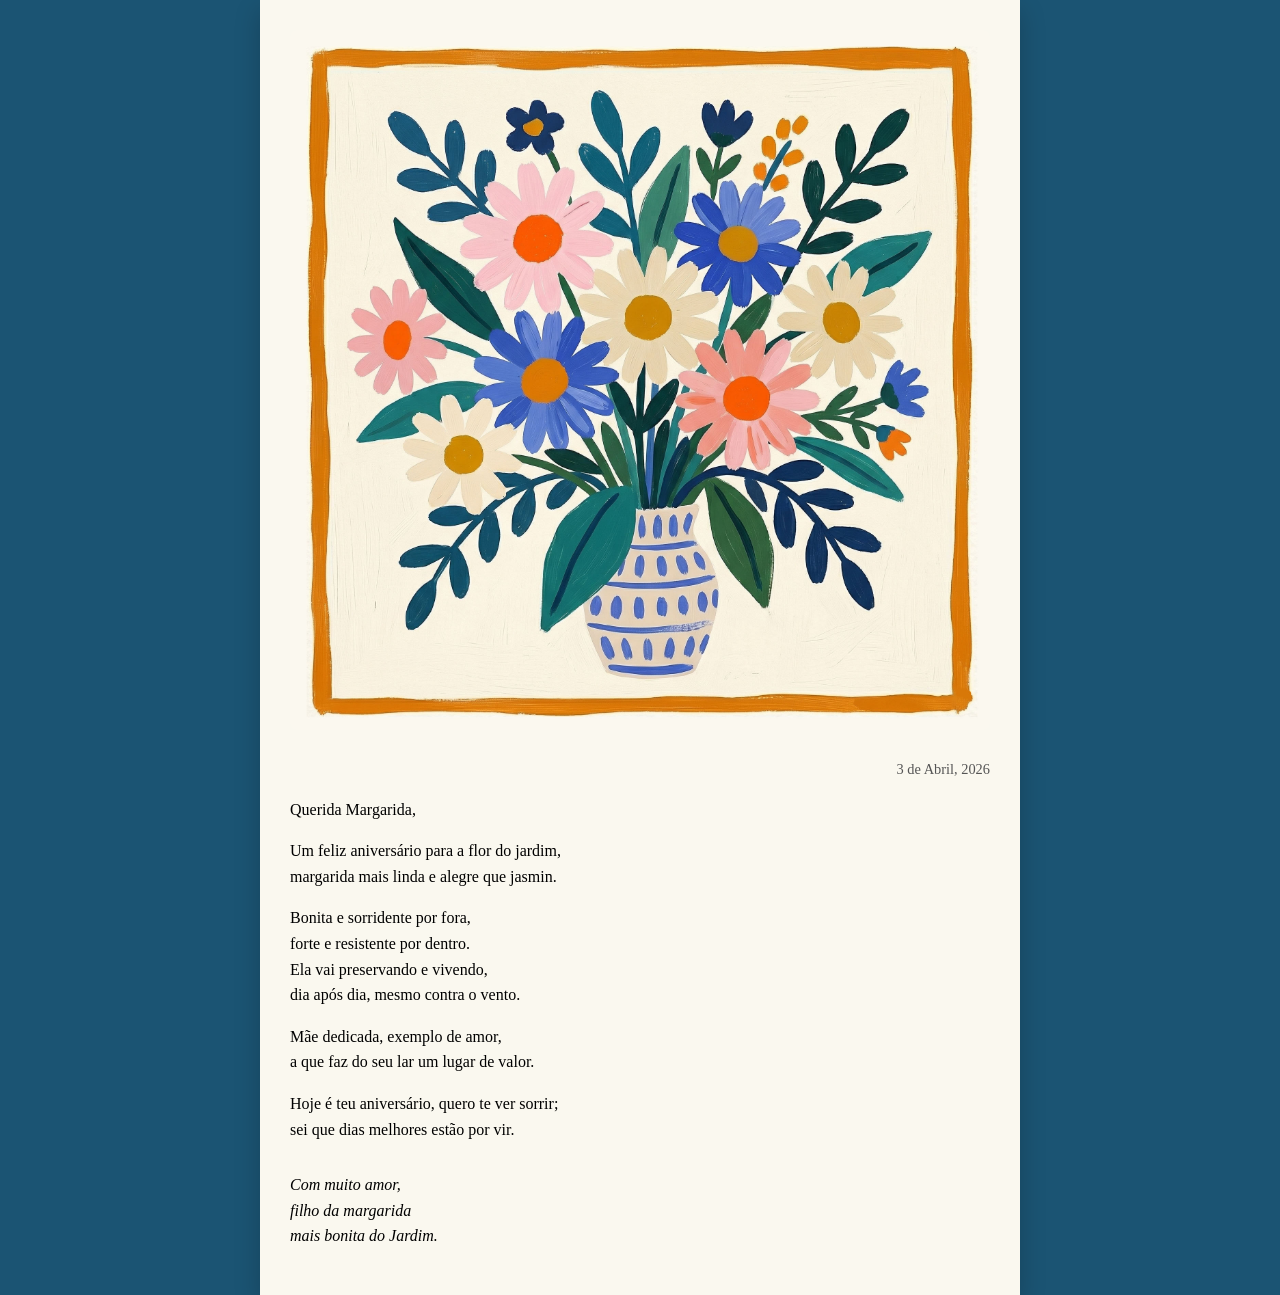
<file: carta.html>
<!DOCTYPE html>
<html lang="en">
<head>
  <meta charset="UTF-8" />
  <meta name="viewport" content="width=device-width, initial-scale=1.0" />
  <title>Carta de Amor</title>
     <link rel="icon" type="image/x-icon" href="daisy.jpg">
  <style>
    body {
      margin: 0;
      font-family: 'Georgia', serif;
      background: #1b5473;
      display: flex;
      justify-content: center;
      align-items: center;
      min-height: 100vh;
    }

    .letter {
      background: #faf8ef;
      max-width: 700px;
      width: 90%;
      padding: 30px;
      box-shadow: 0 10px 25px rgba(0,0,0,0.2);
      line-height: 1.6;
      position: relative;
    }

    .letter img {
      width: 100%;
      height: auto;
      border-radius: 6px;
      margin-bottom: 20px;
    }

    .date {
      text-align: right;
      font-size: 0.9em;
      color: #555;
    }

    .signature {
      margin-top: 30px;
      font-style: italic;
    }

    @media (max-width: 500px) {
      .letter {
        padding: 20px;
      }
    }
  </style>
</head>
<body>

  <div class="letter">
    <img src="daisy.jpg" alt="Um vaso de margaridas">

    <div class="date">3 de Abril, 2026</div>

    <p>Querida Margarida,</p>

    <p>
        Um feliz aniversário para a flor do jardim,<br>
        margarida mais linda e alegre que jasmin.<br>
    </p>

    <p>
        Bonita e sorridente por fora,<br>
        forte e resistente por dentro.<br>
        Ela vai preservando e vivendo,<br>
        dia após dia, mesmo contra o vento.
    </p>
      
      <p>
        Mãe dedicada, exemplo de amor,<br>
        a que faz do seu lar um lugar de valor.
    </p>

    <p>
        Hoje é teu aniversário, quero te ver sorrir;<br>
        sei que dias melhores estão por vir.
    </p>
    <p class="signature">
      Com muito amor,<br>
      filho da margarida<br>mais bonita do Jardim.
    </p>
  </div>

</body>
</html>
</file>
